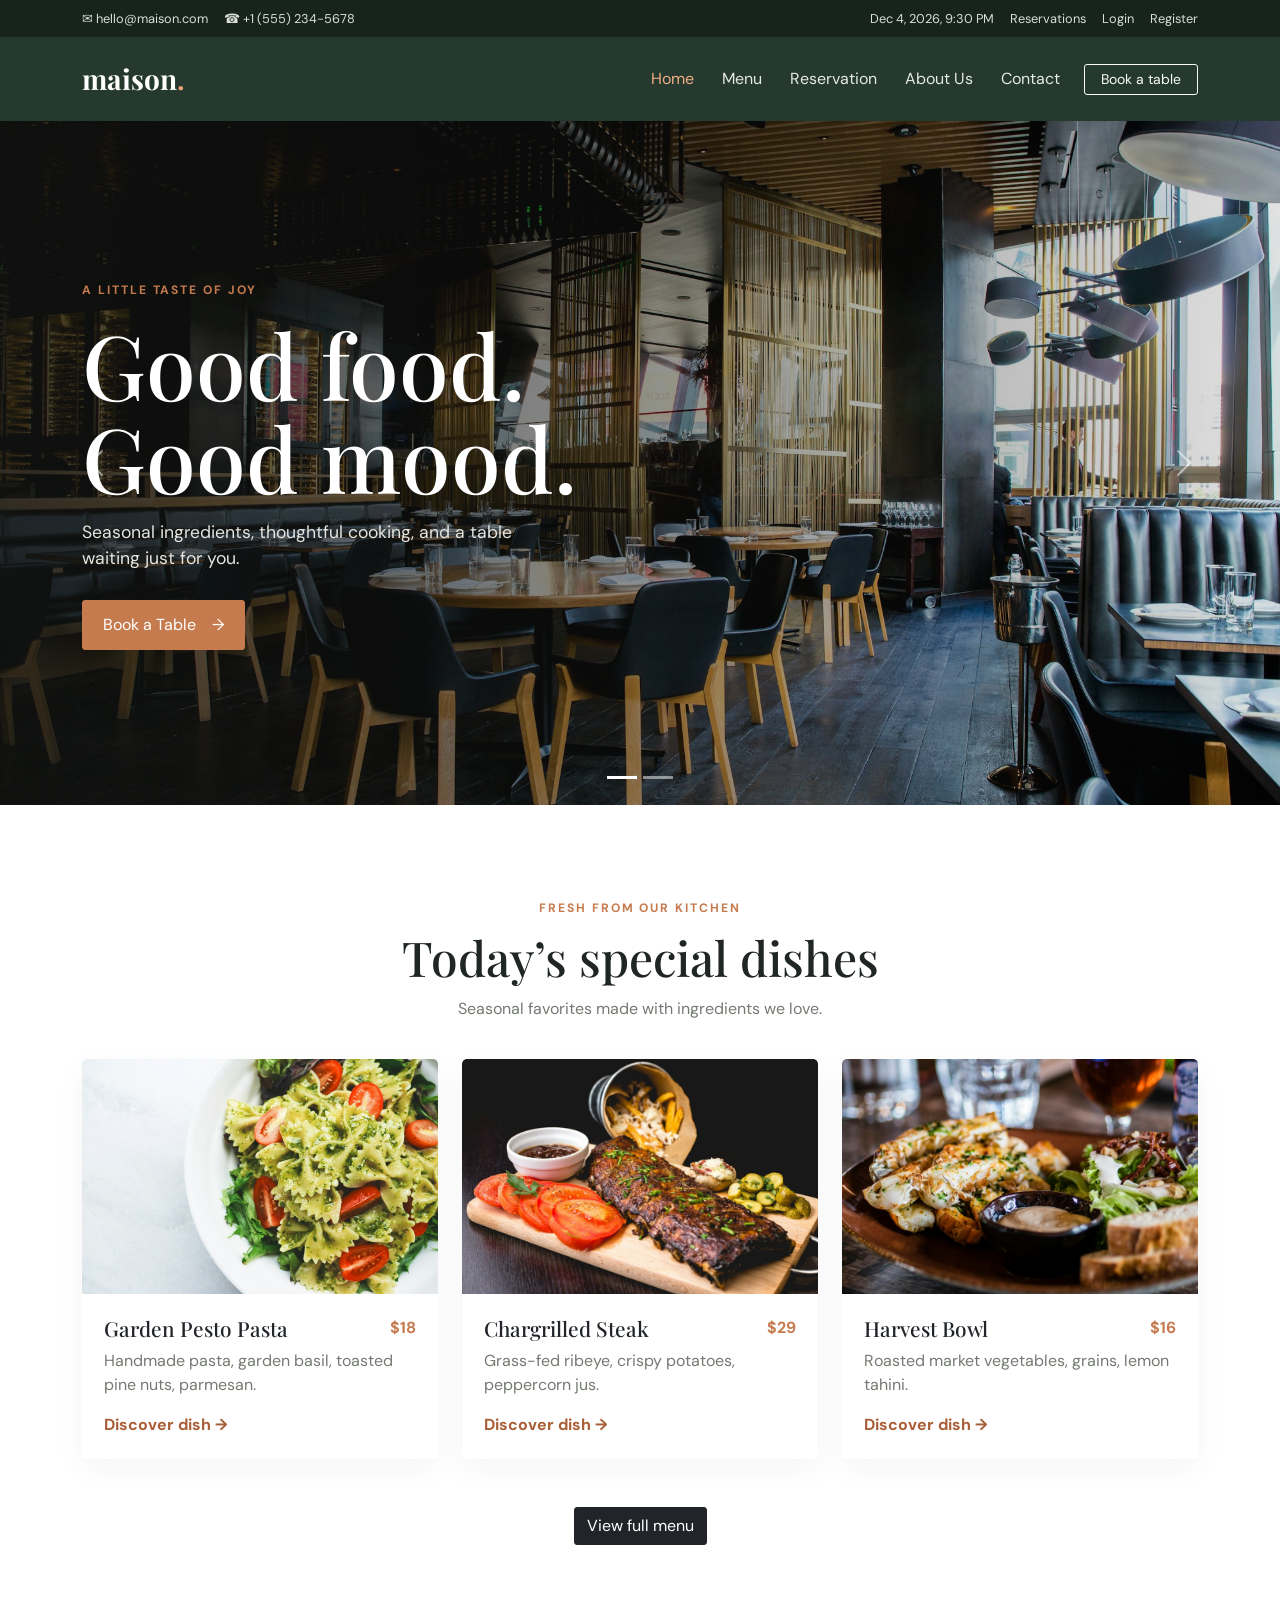
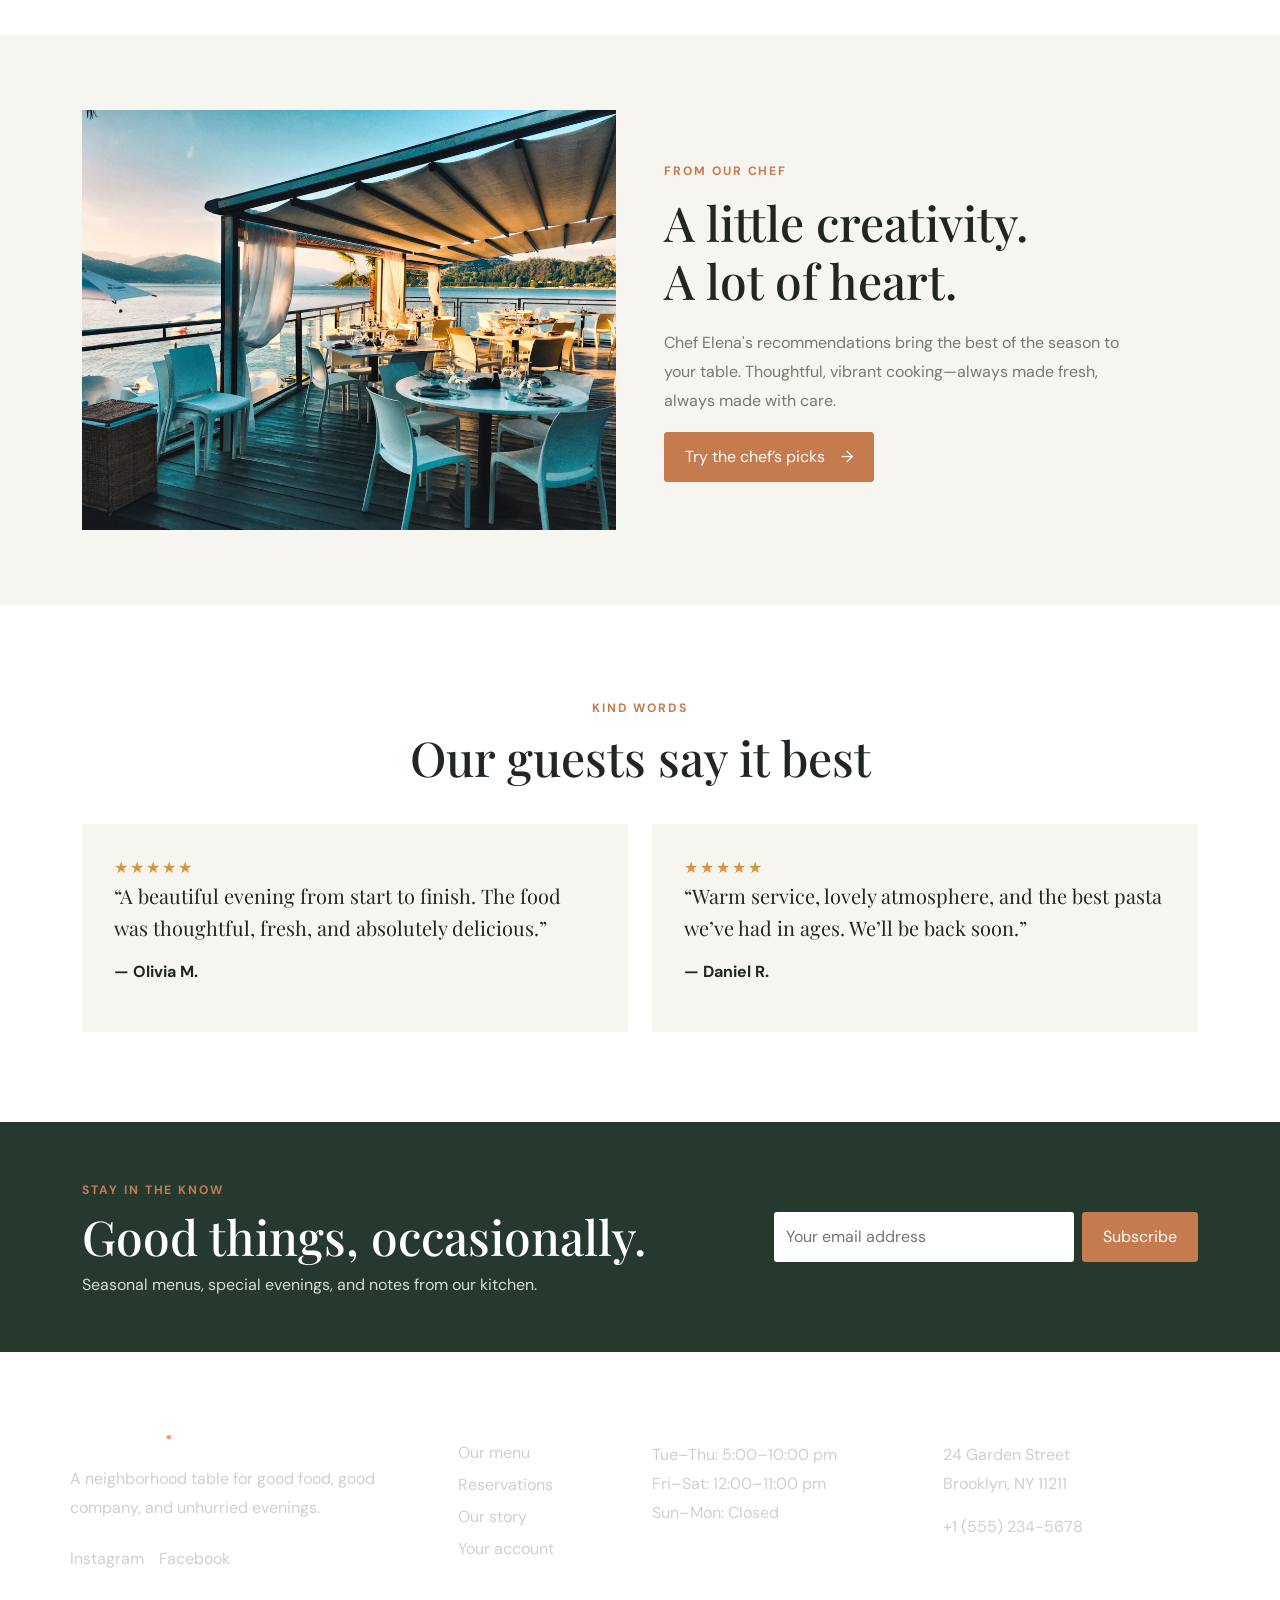
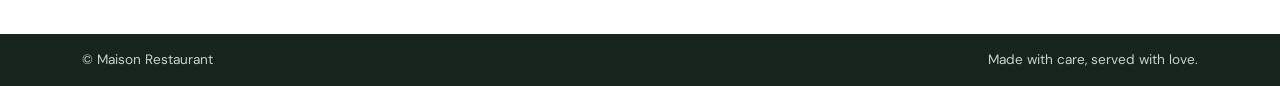
<file: index.html>
<!doctype html>
<html lang="en">
<head>
  <meta charset="utf-8"><meta name="viewport" content="width=device-width, initial-scale=1">
  <title>Maison — Modern Dining</title>
  <link href="https://cdn.jsdelivr.net/npm/bootstrap@5.3.3/dist/css/bootstrap.min.css" rel="stylesheet">
  <link href="https://fonts.googleapis.com/css2?family=DM+Sans:wght@400;500;600;700&family=Playfair+Display:wght@600;700&display=swap" rel="stylesheet">
  <link href="assets/css/style.css" rel="stylesheet">
</head>
<body>
  <div class="topbar">
    <div class="container d-flex justify-content-between align-items-center">
      <div><a href="mailto:hello@maison.com">✉ hello@maison.com</a><span class="ms-3">☎ +1 (555) 234-5678</span></div><div><span id="current-time"></span><a class="ms-3" href="reservation.html">Reservations</a><a class="ms-3" href="login.html">Login</a><a class="ms-3" href="signup.html">Register</a></div></div></div>
  <nav class="navbar navbar-expand-lg navbar-dark"><div class="container"><a class="navbar-brand" href="index.html">maison<span>.</span></a><button class="navbar-toggler" data-bs-toggle="collapse" data-bs-target="#mainNav" aria-label="Toggle navigation"><span class="navbar-toggler-icon"></span></button><div class="collapse navbar-collapse" id="mainNav"><ul class="navbar-nav ms-auto align-items-lg-center"><li class="nav-item"><a class="nav-link active" href="index.html">Home</a></li><li class="nav-item"><a class="nav-link" href="menu.html">Menu</a></li><li class="nav-item"><a class="nav-link" href="reservation.html">Reservation</a></li><li class="nav-item"><a class="nav-link" href="#about">About Us</a></li><li class="nav-item"><a class="nav-link" href="#contact">Contact</a></li><li class="nav-item d-lg-none"><a class="nav-link" href="login.html">Login / Register</a></li><li class="nav-item ms-lg-3"><a class="btn btn-outline-light btn-sm px-3" href="reservation.html">Book a table</a></li></ul></div></div></nav>
  <header id="heroSlides" class="carousel slide" data-bs-ride="carousel"><div class="carousel-indicators"><button type="button" data-bs-target="#heroSlides" data-bs-slide-to="0" class="active" aria-label="Slide 1"></button><button type="button" data-bs-target="#heroSlides" data-bs-slide-to="1" aria-label="Slide 2"></button></div><div class="carousel-inner"><div class="carousel-item active"><div class="hero" style="background-image:linear-gradient(90deg,rgba(18,20,18,.82),rgba(18,20,18,.12)),url('assets/img/restaurant-interior.jpg')"><div class="container"><div class="hero-copy"><span class="eyebrow">A little taste of joy</span><h1>Good food.<br>Good mood.</h1><p>Seasonal ingredients, thoughtful cooking, and a table waiting just for you.</p><a class="btn btn-accent" href="reservation.html">Book a Table <span>→</span></a></div></div></div></div><div class="carousel-item"><div class="hero" style="background-image:linear-gradient(90deg,rgba(18,20,18,.82),rgba(18,20,18,.12)),url('assets/img/dining-table.jpg')"><div class="container"><div class="hero-copy"><span class="eyebrow">Made for sharing</span><h1>Gather around<br>something special.</h1><p>Beautiful plates, warm hospitality, and memorable evenings.</p><a class="btn btn-accent" href="menu.html">Explore our menu <span>→</span></a></div></div></div></div></div><button class="carousel-control-prev" type="button" data-bs-target="#heroSlides" data-bs-slide="prev" aria-label="Previous"><span class="carousel-control-prev-icon"></span></button><button class="carousel-control-next" type="button" data-bs-target="#heroSlides" data-bs-slide="next" aria-label="Next"><span class="carousel-control-next-icon"></span></button></header>
  <main>
    <section class="section-pad"><div class="container"><div class="section-heading text-center"><span class="eyebrow">Fresh from our kitchen</span><h2>Today’s special dishes</h2><p>Seasonal favorites made with ingredients we love.</p></div><div class="row g-4">
      <div class="col-md-4"><article class="card dish-card h-100"><a href="dish.html"><img src="assets/img/garden-pesto-pasta.jpg" class="card-img-top" alt="Pasta with herbs"></a><div class="card-body"><div class="d-flex justify-content-between"><h3 class="card-title">Garden Pesto Pasta</h3><span class="price">$18</span></div><p class="card-text">Handmade pasta, garden basil, toasted pine nuts, parmesan.</p><a href="dish.html" class="text-link">Discover dish →</a></div></article></div>
      <div class="col-md-4"><article class="card dish-card h-100"><a href="dish.html"><img src="assets/img/chargrilled-steak.jpg" class="card-img-top" alt="Grilled steak with vegetables"></a><div class="card-body"><div class="d-flex justify-content-between"><h3 class="card-title">Chargrilled Steak</h3><span class="price">$29</span></div><p class="card-text">Grass-fed ribeye, crispy potatoes, peppercorn jus.</p><a href="dish.html" class="text-link">Discover dish →</a></div></article></div>
      <div class="col-md-4"><article class="card dish-card h-100"><a href="dish.html"><img src="assets/img/harvest-bowl.jpg" class="card-img-top" alt="Roasted seasonal vegetables"></a><div class="card-body"><div class="d-flex justify-content-between"><h3 class="card-title">Harvest Bowl</h3><span class="price">$16</span></div><p class="card-text">Roasted market vegetables, grains, lemon tahini.</p><a href="dish.html" class="text-link">Discover dish →</a></div></article></div>
    </div><div class="text-center mt-5"><a href="menu.html" class="btn btn-dark">View full menu</a></div></div></section>
    <section id="about" class="recommend"><div class="container"><div class="row align-items-center g-5"><div class="col-lg-6"><img class="recommend-img" src="assets/img/chef-recommendation.jpg" alt="Chef preparing a dish"></div><div class="col-lg-6"><span class="eyebrow">From our chef</span><h2>A little creativity.<br>A lot of heart.</h2><p>Chef Elena's recommendations bring the best of the season to your table. Thoughtful, vibrant cooking—always made fresh, always made with care.</p><a class="btn btn-accent" href="menu.html">Try the chef’s picks <span>→</span></a></div></div></div></section>
    <section class="section-pad"><div class="container"><div class="section-heading text-center"><span class="eyebrow">Kind words</span><h2>Our guests say it best</h2></div><div class="row g-4"><div class="col-md-6"><blockquote class="review-card"><div class="stars">★★★★★</div><p>“A beautiful evening from start to finish. The food was thoughtful, fresh, and absolutely delicious.”</p><footer>— Olivia M.</footer></blockquote></div><div class="col-md-6"><blockquote class="review-card"><div class="stars">★★★★★</div><p>“Warm service, lovely atmosphere, and the best pasta we’ve had in ages. We’ll be back soon.”</p><footer>— Daniel R.</footer>
    </blockquote></div></div></div></section>
    <section class="newsletter"><div class="container d-md-flex justify-content-between align-items-center gap-4"><div><span class="eyebrow">Stay in the know</span><h2>Good things, occasionally.</h2><p>Seasonal menus, special evenings, and notes from our kitchen.</p></div><form class="newsletter-form d-flex gap-2"><label class="visually-hidden" for="newsEmail">Email address</label><input id="newsEmail" type="email" placeholder="Your email address" required><button class="btn btn-accent" type="submit">Subscribe</button></form></div></section>
  </main>
  <footer id="contact"><div class="container footer-main"><div class="row g-4"><div class="col-lg-4"><a class="navbar-brand" href="index.html">maison<span>.</span></a><p class="mt-3">A neighborhood table for good food, good company, and unhurried evenings.</p><div class="social-links"><a href="#contact">Instagram</a><a href="#contact">Facebook</a></div></div><div class="col-6 col-lg-2"><h3>Explore</h3><a href="menu.html">Our menu</a><a href="reservation.html">Reservations</a><a href="#about">Our story</a><a href="login.html">Your account</a></div><div class="col-6 col-lg-3"><h3>Opening hours</h3><p>Tue–Thu: 5:00–10:00 pm<br>Fri–Sat: 12:00–11:00 pm<br>Sun–Mon: Closed</p></div><div class="col-lg-3"><h3>Find us</h3><p>24 Garden Street<br>Brooklyn, NY 11211</p><a href="tel:+15552345678">+1 (555) 234-5678</a></div></div></div><div class="footer-bottom"><div class="container d-flex justify-content-between"><span>© Maison Restaurant</span><span>Made with care, served with love.</span></div></div></footer>
  <script src="https://cdn.jsdelivr.net/npm/bootstrap@5.3.3/dist/js/bootstrap.bundle.min.js"></script><script src="assets/js/app.js"></script>
</body>
</html>
</file>
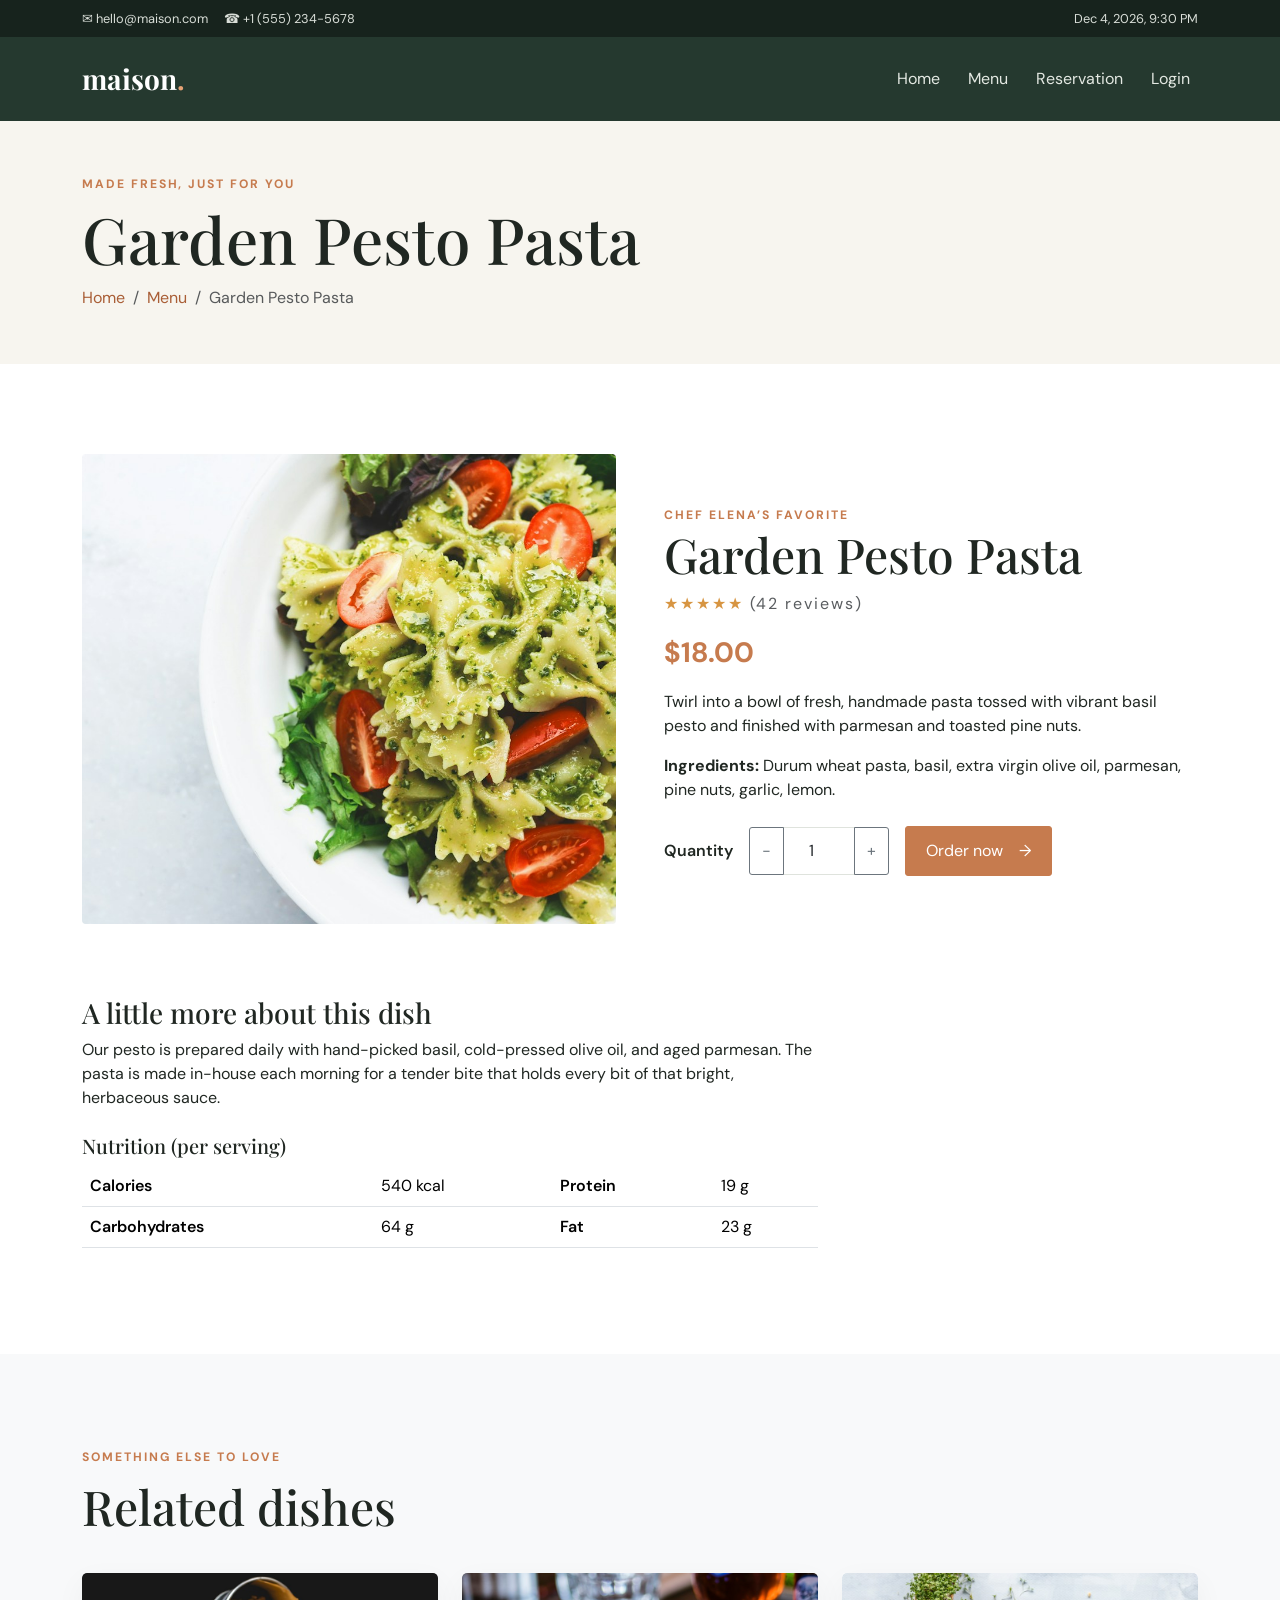
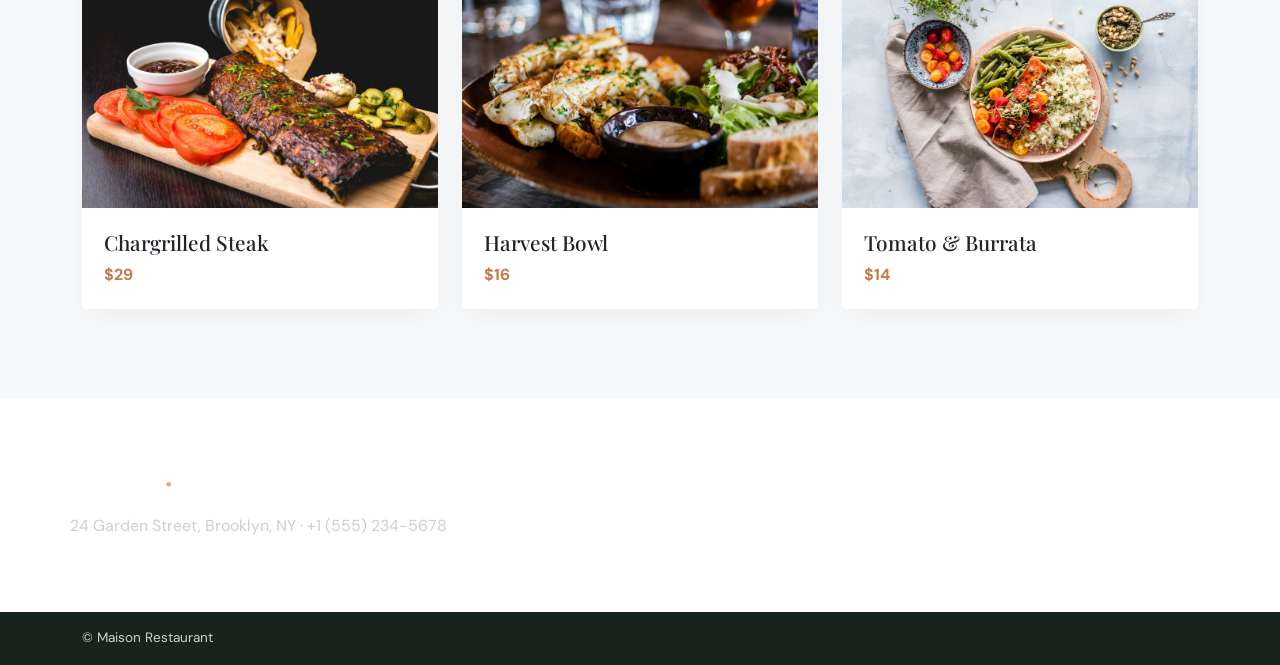
<file: dish.html>
<!doctype html>
<html lang="en"><head><meta charset="utf-8"><meta name="viewport" content="width=device-width, initial-scale=1"><title>Garden Pesto Pasta — Maison</title><link href="https://cdn.jsdelivr.net/npm/bootstrap@5.3.3/dist/css/bootstrap.min.css" rel="stylesheet"><link href="https://fonts.googleapis.com/css2?family=DM+Sans:wght@400;500;600;700&family=Playfair+Display:wght@600;700&display=swap" rel="stylesheet"><link href="assets/css/style.css" rel="stylesheet"></head>
<body><div class="topbar"><div class="container d-flex justify-content-between"><span>✉ hello@maison.com　 ☎ +1 (555) 234-5678</span><span id="current-time"></span></div></div><nav class="navbar navbar-expand-lg navbar-dark"><div class="container"><a class="navbar-brand" href="index.html">maison<span>.</span></a><button class="navbar-toggler" data-bs-toggle="collapse" data-bs-target="#mainNav" aria-label="Toggle navigation"><span class="navbar-toggler-icon"></span></button><div class="collapse navbar-collapse" id="mainNav"><ul class="navbar-nav ms-auto"><li class="nav-item"><a class="nav-link" href="index.html">Home</a></li><li class="nav-item"><a class="nav-link" href="menu.html">Menu</a></li><li class="nav-item"><a class="nav-link" href="reservation.html">Reservation</a></li><li class="nav-item"><a class="nav-link" href="login.html">Login</a></li></ul></div></div></nav>
<main><div class="page-banner"><div class="container"><div class="eyebrow">Made fresh, just for you</div><h1>Garden Pesto Pasta</h1><nav aria-label="breadcrumb"><ol class="breadcrumb"><li class="breadcrumb-item"><a href="index.html">Home</a></li><li class="breadcrumb-item"><a href="menu.html">Menu</a></li><li class="breadcrumb-item active">Garden Pesto Pasta</li></ol></nav></div></div><section class="section-pad"><div class="container"><div class="row g-5 align-items-center"><div class="col-lg-6"><div class="zoom-frame"><img src="assets/img/garden-pesto-pasta.jpg" alt="Garden pesto pasta with fresh herbs"></div></div><div class="col-lg-6"><span class="eyebrow">Chef Elena’s favorite</span><h2>Garden Pesto Pasta</h2><div class="stars mb-3">★★★★★ <span class="text-muted"> (42 reviews)</span></div><div class="price fs-3 mb-3">$18.00</div><p>Twirl into a bowl of fresh, handmade pasta tossed with vibrant basil pesto and finished with parmesan and toasted pine nuts.</p><p><strong>Ingredients:</strong> Durum wheat pasta, basil, extra virgin olive oil, parmesan, pine nuts, garlic, lemon.</p><div class="d-flex align-items-center gap-3 mt-4"><label for="quantity" class="fw-semibold">Quantity</label><div class="input-group quantity-control"><button class="btn btn-outline-secondary qty-minus" type="button" aria-label="Decrease quantity">−</button><input id="quantity" class="form-control text-center" type="number" value="1" min="1" max="20"><button class="btn btn-outline-secondary qty-plus" type="button" aria-label="Increase quantity">+</button></div><button class="btn btn-accent add-cart">Order now <span>→</span></button></div></div></div><div class="row mt-5 pt-4"><div class="col-lg-8"><h2 class="h3">A little more about this dish</h2><p>Our pesto is prepared daily with hand-picked basil, cold-pressed olive oil, and aged parmesan. The pasta is made in-house each morning for a tender bite that holds every bit of that bright, herbaceous sauce.</p><h3 class="h5 mt-4">Nutrition (per serving)</h3><div class="table-responsive"><table class="table nutrition-table"><tbody><tr><th>Calories</th><td>540 kcal</td><th>Protein</th><td>19 g</td></tr><tr><th>Carbohydrates</th><td>64 g</td><th>Fat</th><td>23 g</td></tr></tbody></table></div></div></div></div></section><section class="section-pad bg-light"><div class="container"><div class="section-heading"><span class="eyebrow">Something else to love</span><h2>Related dishes</h2></div><div class="row g-4"><div class="col-md-4"><article class="card dish-card"><a href="dish.html"><img class="card-img-top" src="assets/img/chargrilled-steak.jpg" alt="Chargrilled steak"></a><div class="card-body"><h3 class="card-title">Chargrilled Steak</h3><span class="price">$29</span></div></article></div><div class="col-md-4"><article class="card dish-card"><a href="dish.html"><img class="card-img-top" src="assets/img/harvest-bowl.jpg" alt="Harvest bowl"></a><div class="card-body"><h3 class="card-title">Harvest Bowl</h3><span class="price">$16</span></div></article></div><div class="col-md-4"><article class="card dish-card"><a href="dish.html"><img class="card-img-top" src="assets/img/tomato-burrata.jpg" alt="Tomato and burrata"></a><div class="card-body"><h3 class="card-title">Tomato & Burrata</h3><span class="price">$14</span></div></article></div></div></div></section></main>
<footer><div class="container footer-main"><a class="navbar-brand" href="index.html">maison<span>.</span></a><p class="mt-3">24 Garden Street, Brooklyn, NY · +1 (555) 234-5678</p></div><div class="footer-bottom"><div class="container">© Maison Restaurant</div></div></footer><script src="https://cdn.jsdelivr.net/npm/bootstrap@5.3.3/dist/js/bootstrap.bundle.min.js"></script><script src="assets/js/app.js"></script></body></html>
</file>
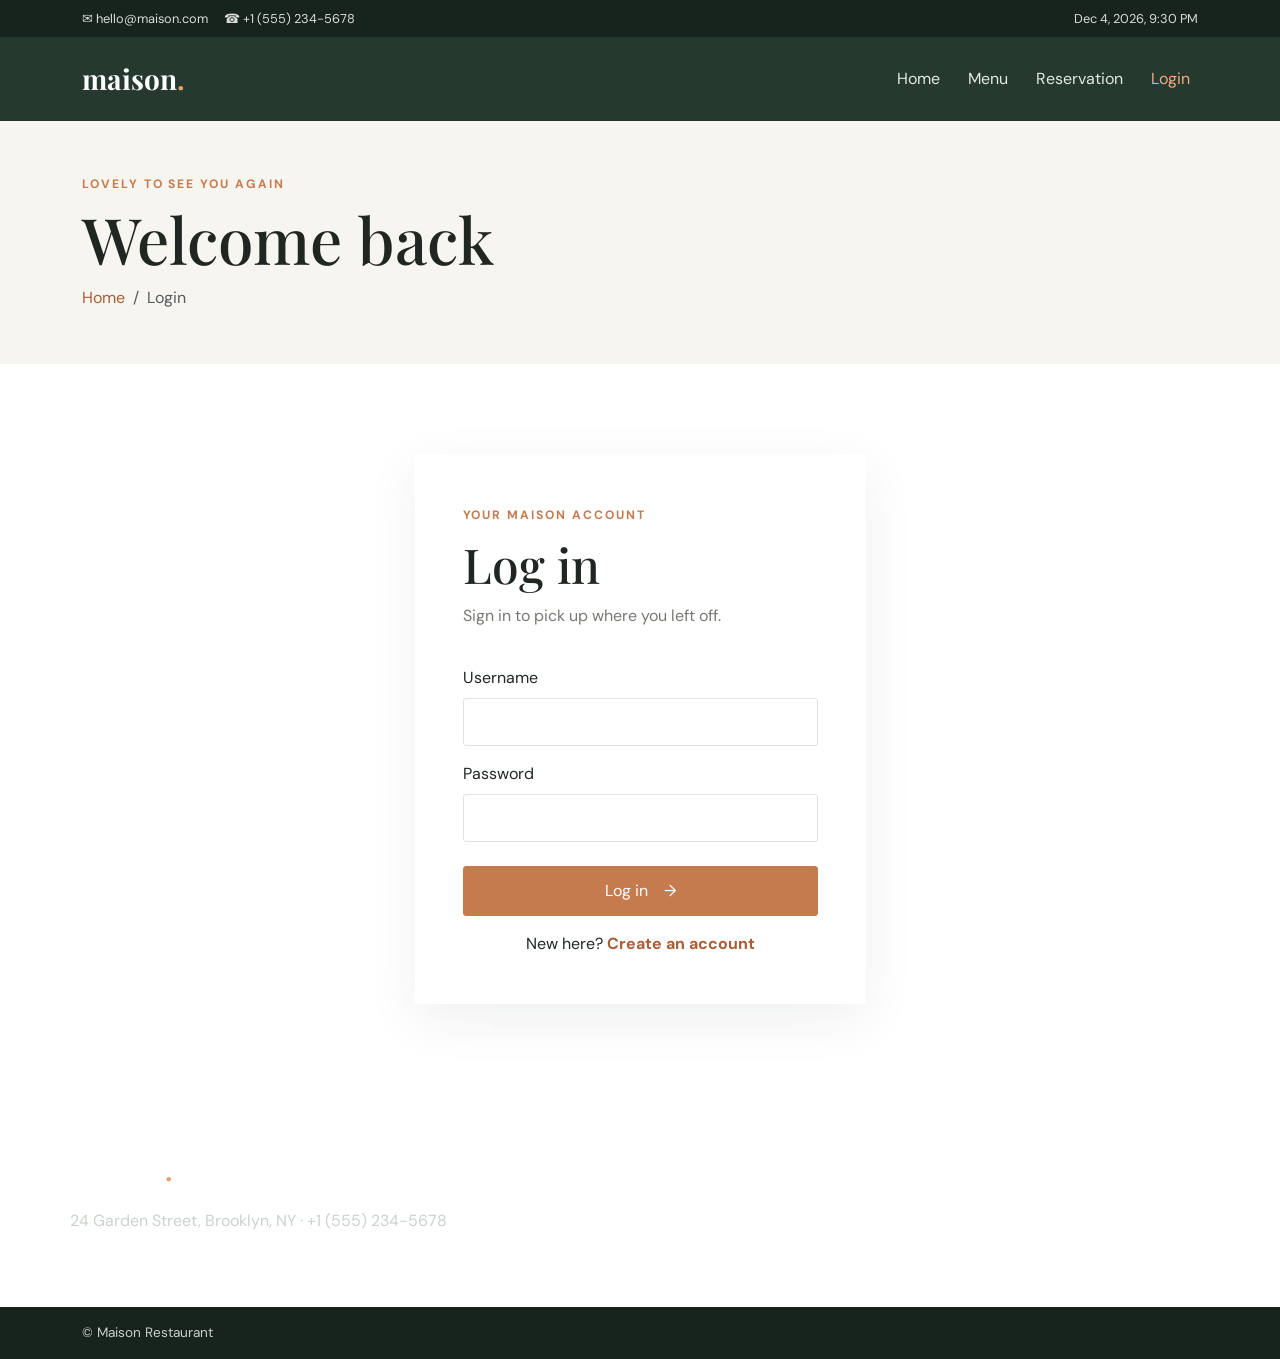
<file: login.html>
<!doctype html>
<html lang="en"><head><meta charset="utf-8"><meta name="viewport" content="width=device-width, initial-scale=1"><title>Login — Maison</title><link href="https://cdn.jsdelivr.net/npm/bootstrap@5.3.3/dist/css/bootstrap.min.css" rel="stylesheet"><link href="https://fonts.googleapis.com/css2?family=DM+Sans:wght@400;500;600;700&family=Playfair+Display:wght@600;700&display=swap" rel="stylesheet"><link href="assets/css/style.css" rel="stylesheet"></head>
<body><div class="topbar"><div class="container d-flex justify-content-between"><span>✉ hello@maison.com　 ☎ +1 (555) 234-5678</span><span id="current-time"></span></div></div><nav class="navbar navbar-expand-lg navbar-dark"><div class="container"><a class="navbar-brand" href="index.html">maison<span>.</span></a><button class="navbar-toggler" data-bs-toggle="collapse" data-bs-target="#mainNav" aria-label="Toggle navigation"><span class="navbar-toggler-icon"></span></button><div class="collapse navbar-collapse" id="mainNav"><ul class="navbar-nav ms-auto"><li class="nav-item"><a class="nav-link" href="index.html">Home</a></li><li class="nav-item"><a class="nav-link" href="menu.html">Menu</a></li><li class="nav-item"><a class="nav-link" href="reservation.html">Reservation</a></li><li class="nav-item"><a class="nav-link active" href="login.html">Login</a></li></ul></div></div></nav>
<main><div class="page-banner"><div class="container"><div class="eyebrow">Lovely to see you again</div><h1>Welcome back</h1><nav aria-label="breadcrumb"><ol class="breadcrumb"><li class="breadcrumb-item"><a href="index.html">Home</a></li><li class="breadcrumb-item active">Login</li></ol></nav></div></div><section class="section-pad"><div class="container"><div class="row justify-content-center"><div class="col-lg-5"><div class="form-panel"><div class="section-heading"><span class="eyebrow">Your Maison account</span><h2>Log in</h2><p>Sign in to pick up where you left off.</p></div><form><div class="mb-3"><label class="form-label" for="username">Username</label><input class="form-control" id="username" name="username" autocomplete="username" required></div><div class="mb-4"><label class="form-label" for="password">Password</label><input class="form-control" id="password" name="password" type="password" autocomplete="current-password" required></div><button class="btn btn-accent w-100" type="submit">Log in <span>→</span></button><p class="text-center mt-3 mb-0">New here? <a class="text-link" href="signup.html">Create an account</a></p></form></div></div></div></div></section></main>
<div class="modal fade" id="confirmationModal" tabindex="-1" aria-labelledby="confirmationTitle" aria-hidden="true"><div class="modal-dialog modal-dialog-centered"><div class="modal-content"><div class="modal-header"><h2 class="modal-title h5" id="confirmationTitle">Thanks!</h2><button type="button" class="btn-close" data-bs-dismiss="modal" aria-label="Close"></button></div><div class="modal-body" id="confirmationMessage">Your request has been received.</div><div class="modal-footer"><button type="button" class="btn btn-dark" data-bs-dismiss="modal">Close</button></div></div></div></div>
<footer><div class="container footer-main"><a class="navbar-brand" href="index.html">maison<span>.</span></a><p class="mt-3">24 Garden Street, Brooklyn, NY · +1 (555) 234-5678</p></div><div class="footer-bottom"><div class="container">© Maison Restaurant</div></div></footer><script src="https://cdn.jsdelivr.net/npm/bootstrap@5.3.3/dist/js/bootstrap.bundle.min.js"></script><script src="assets/js/app.js"></script></body></html>
</file>
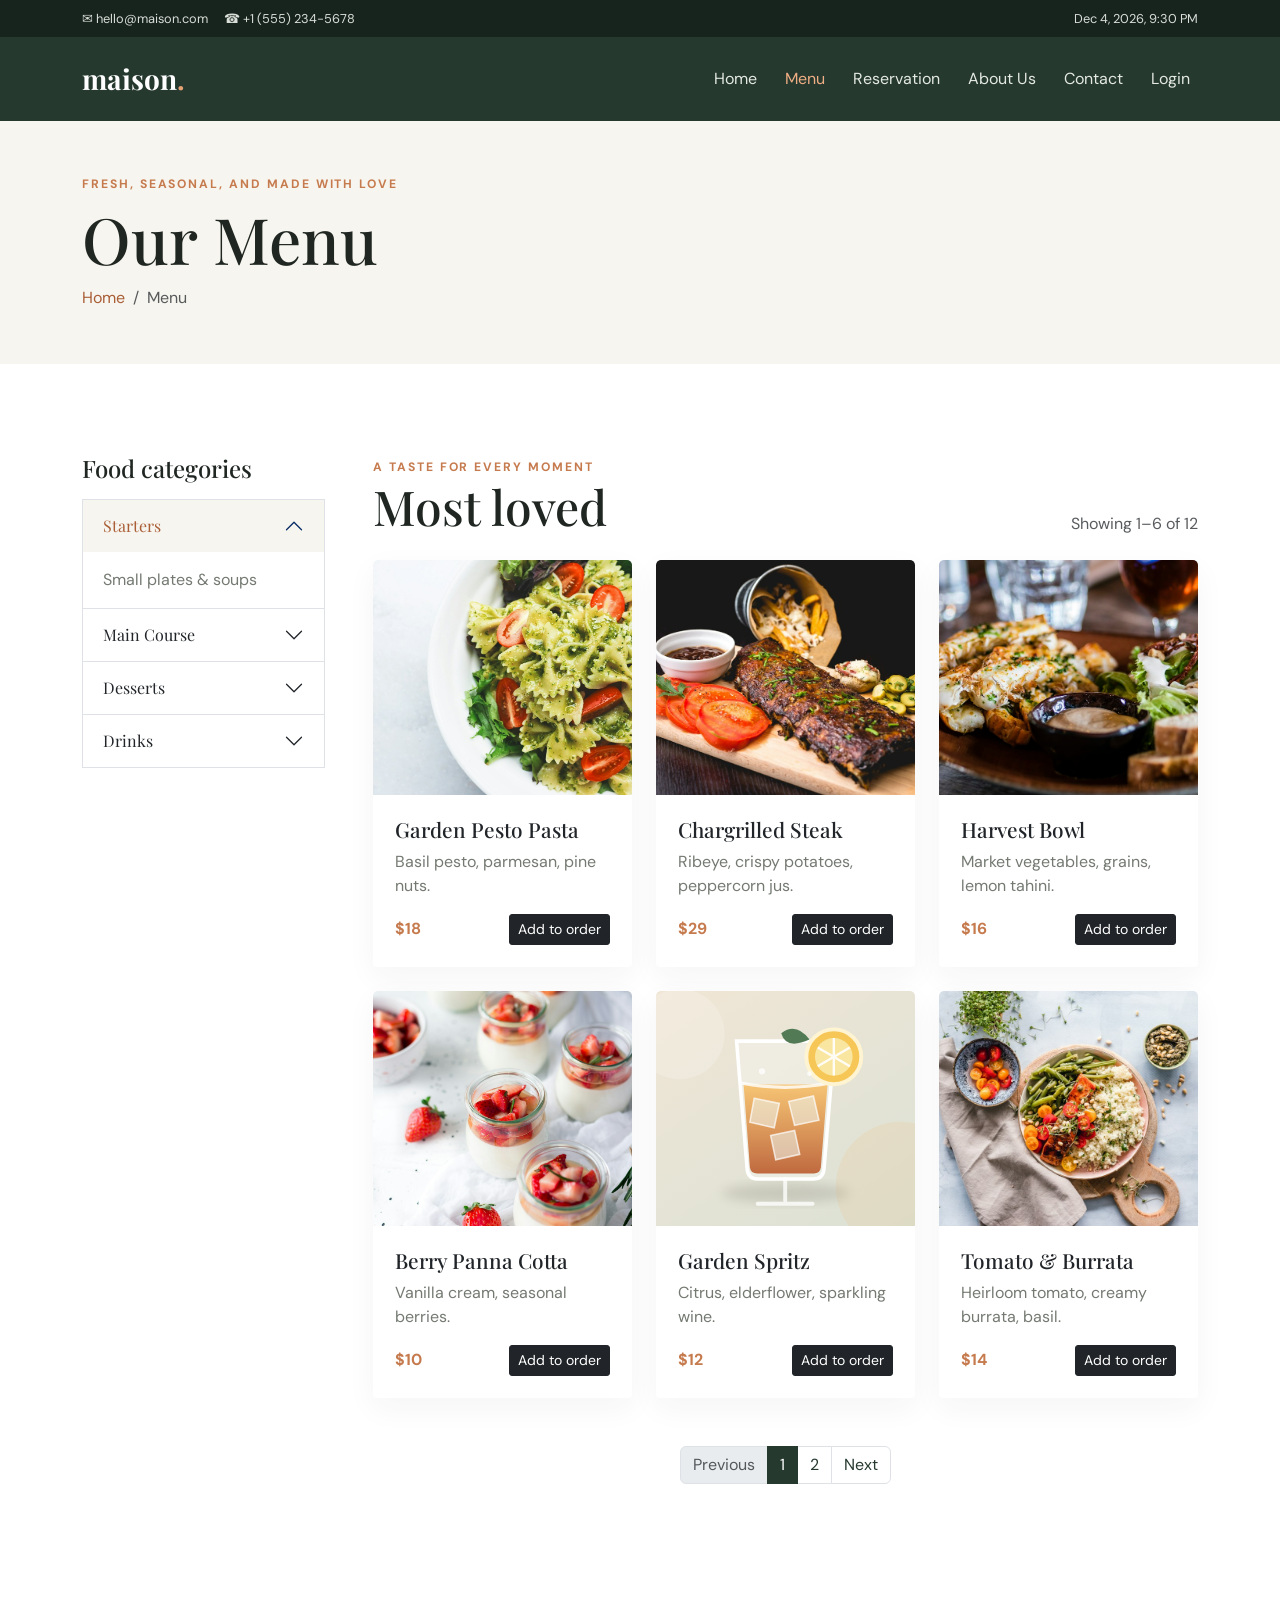
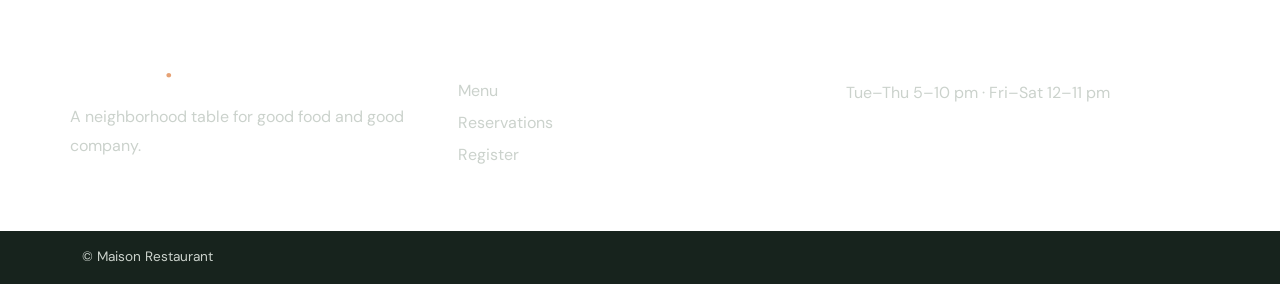
<file: menu.html>
<!doctype html>
<html lang="en"><head><meta charset="utf-8"><meta name="viewport" content="width=device-width, initial-scale=1"><title>Menu — Maison</title><link href="https://cdn.jsdelivr.net/npm/bootstrap@5.3.3/dist/css/bootstrap.min.css" rel="stylesheet"><link href="https://fonts.googleapis.com/css2?family=DM+Sans:wght@400;500;600;700&family=Playfair+Display:wght@600;700&display=swap" rel="stylesheet"><link href="assets/css/style.css" rel="stylesheet"></head>
<body><div class="topbar"><div class="container d-flex justify-content-between"><span>✉ hello@maison.com　 ☎ +1 (555) 234-5678</span><span id="current-time"></span></div></div><nav class="navbar navbar-expand-lg navbar-dark"><div class="container"><a class="navbar-brand" href="index.html">maison<span>.</span></a><button class="navbar-toggler" data-bs-toggle="collapse" data-bs-target="#mainNav" aria-label="Toggle navigation"><span class="navbar-toggler-icon"></span></button><div class="collapse navbar-collapse" id="mainNav"><ul class="navbar-nav ms-auto"><li class="nav-item"><a class="nav-link" href="index.html">Home</a></li><li class="nav-item"><a class="nav-link active" href="menu.html">Menu</a></li><li class="nav-item"><a class="nav-link" href="reservation.html">Reservation</a></li><li class="nav-item"><a class="nav-link" href="index.html#about">About Us</a></li><li class="nav-item"><a class="nav-link" href="index.html#contact">Contact</a></li><li class="nav-item"><a class="nav-link" href="login.html">Login</a></li></ul></div></div></nav>
<main><div class="page-banner"><div class="container"><div class="eyebrow">Fresh, seasonal, and made with love</div><h1>Our Menu</h1><nav aria-label="breadcrumb"><ol class="breadcrumb"><li class="breadcrumb-item"><a href="index.html">Home</a></li><li class="breadcrumb-item active">Menu</li></ol></nav></div></div><section class="section-pad"><div class="container"><div class="row g-5"><aside class="col-lg-3"><h2 class="h4 mb-3">Food categories</h2><div class="accordion" id="categories"><div class="accordion-item"><h3 class="accordion-header"><button class="accordion-button" data-bs-toggle="collapse" data-bs-target="#starters">Starters</button></h3><div id="starters" class="accordion-collapse collapse show" data-bs-parent="#categories"><div class="accordion-body"><a href="#starter-menu">Small plates & soups</a></div></div></div><div class="accordion-item"><h3 class="accordion-header"><button class="accordion-button collapsed" data-bs-toggle="collapse" data-bs-target="#mains">Main Course</button></h3><div id="mains" class="accordion-collapse collapse" data-bs-parent="#categories"><div class="accordion-body"><a href="#main-menu">Pasta, grills & bowls</a></div></div></div><div class="accordion-item"><h3 class="accordion-header"><button class="accordion-button collapsed" data-bs-toggle="collapse" data-bs-target="#desserts">Desserts</button></h3><div id="desserts" class="accordion-collapse collapse" data-bs-parent="#categories"><div class="accordion-body"><a href="#dessert-menu">House-made sweets</a></div></div></div><div class="accordion-item"><h3 class="accordion-header"><button class="accordion-button collapsed" data-bs-toggle="collapse" data-bs-target="#drinks">Drinks</button></h3><div id="drinks" class="accordion-collapse collapse" data-bs-parent="#categories"><div class="accordion-body"><a href="#drink-menu">Cocktails & more</a></div></div></div></div></aside><div class="col-lg-9"><div class="d-flex justify-content-between align-items-end mb-4"><div><span class="eyebrow">A taste for every moment</span><h2 class="mb-0">Most loved</h2></div><span class="text-muted">Showing 1–6 of 12</span></div><div class="row g-4" id="starter-menu">
<div class="col-sm-6 col-xl-4"><article class="card dish-card h-100"><a href="dish.html"><img src="assets/img/garden-pesto-pasta.jpg" class="card-img-top" alt="Garden pesto pasta"></a><div class="card-body"><h3 class="card-title">Garden Pesto Pasta</h3><p class="card-text">Basil pesto, parmesan, pine nuts.</p><div class="d-flex justify-content-between align-items-center"><span class="price">$18</span><button class="btn btn-sm btn-dark add-cart">Add to order</button></div></div></article></div>
<div class="col-sm-6 col-xl-4" id="main-menu"><article class="card dish-card h-100"><a href="dish.html"><img src="assets/img/chargrilled-steak.jpg" class="card-img-top" alt="Chargrilled steak"></a><div class="card-body"><h3 class="card-title">Chargrilled Steak</h3><p class="card-text">Ribeye, crispy potatoes, peppercorn jus.</p><div class="d-flex justify-content-between align-items-center"><span class="price">$29</span><button class="btn btn-sm btn-dark add-cart">Add to order</button></div></div></article></div>
<div class="col-sm-6 col-xl-4"><article class="card dish-card h-100"><a href="dish.html"><img src="assets/img/harvest-bowl.jpg" class="card-img-top" alt="Harvest bowl"></a><div class="card-body"><h3 class="card-title">Harvest Bowl</h3><p class="card-text">Market vegetables, grains, lemon tahini.</p><div class="d-flex justify-content-between align-items-center"><span class="price">$16</span><button class="btn btn-sm btn-dark add-cart">Add to order</button></div></div></article></div>
<div class="col-sm-6 col-xl-4" id="dessert-menu"><article class="card dish-card h-100"><a href="dish.html"><img src="assets/img/berry-panna-cotta.jpg" class="card-img-top" alt="Berry dessert"></a><div class="card-body"><h3 class="card-title">Berry Panna Cotta</h3><p class="card-text">Vanilla cream, seasonal berries.</p><div class="d-flex justify-content-between align-items-center"><span class="price">$10</span><button class="btn btn-sm btn-dark add-cart">Add to order</button></div></div></article></div>
<div class="col-sm-6 col-xl-4" id="drink-menu"><article class="card dish-card h-100"><a href="dish.html"><img src="assets/img/garden-spritz.svg" class="card-img-top" alt="Fresh cocktail"></a><div class="card-body"><h3 class="card-title">Garden Spritz</h3><p class="card-text">Citrus, elderflower, sparkling wine.</p><div class="d-flex justify-content-between align-items-center"><span class="price">$12</span><button class="btn btn-sm btn-dark add-cart">Add to order</button></div></div></article></div>
<div class="col-sm-6 col-xl-4"><article class="card dish-card h-100"><a href="dish.html"><img src="assets/img/tomato-burrata.jpg" class="card-img-top" alt="Seasonal soup"></a><div class="card-body"><h3 class="card-title">Tomato & Burrata</h3><p class="card-text">Heirloom tomato, creamy burrata, basil.</p><div class="d-flex justify-content-between align-items-center"><span class="price">$14</span><button class="btn btn-sm btn-dark add-cart">Add to order</button></div></div></article></div></div><nav class="mt-5" aria-label="Menu pagination"><ul class="pagination justify-content-center"><li class="page-item disabled"><a class="page-link" href="#">Previous</a></li><li class="page-item active"><a class="page-link" href="#">1</a></li><li class="page-item"><a class="page-link" href="#">2</a></li><li class="page-item"><a class="page-link" href="#">Next</a></li></ul></nav></div></div></div></section></main>
<footer id="contact"><div class="container footer-main"><div class="row g-4"><div class="col-md-4"><a class="navbar-brand" href="index.html">maison<span>.</span></a><p class="mt-3">A neighborhood table for good food and good company.</p></div><div class="col-md-4"><h3>Explore</h3><a href="menu.html">Menu</a><a href="reservation.html">Reservations</a><a href="signup.html">Register</a></div><div class="col-md-4"><h3>Opening hours</h3><p>Tue–Thu 5–10 pm · Fri–Sat 12–11 pm</p></div></div></div><div class="footer-bottom"><div class="container">© Maison Restaurant</div></div></footer><script src="https://cdn.jsdelivr.net/npm/bootstrap@5.3.3/dist/js/bootstrap.bundle.min.js"></script><script src="assets/js/app.js"></script></body></html>
</file>
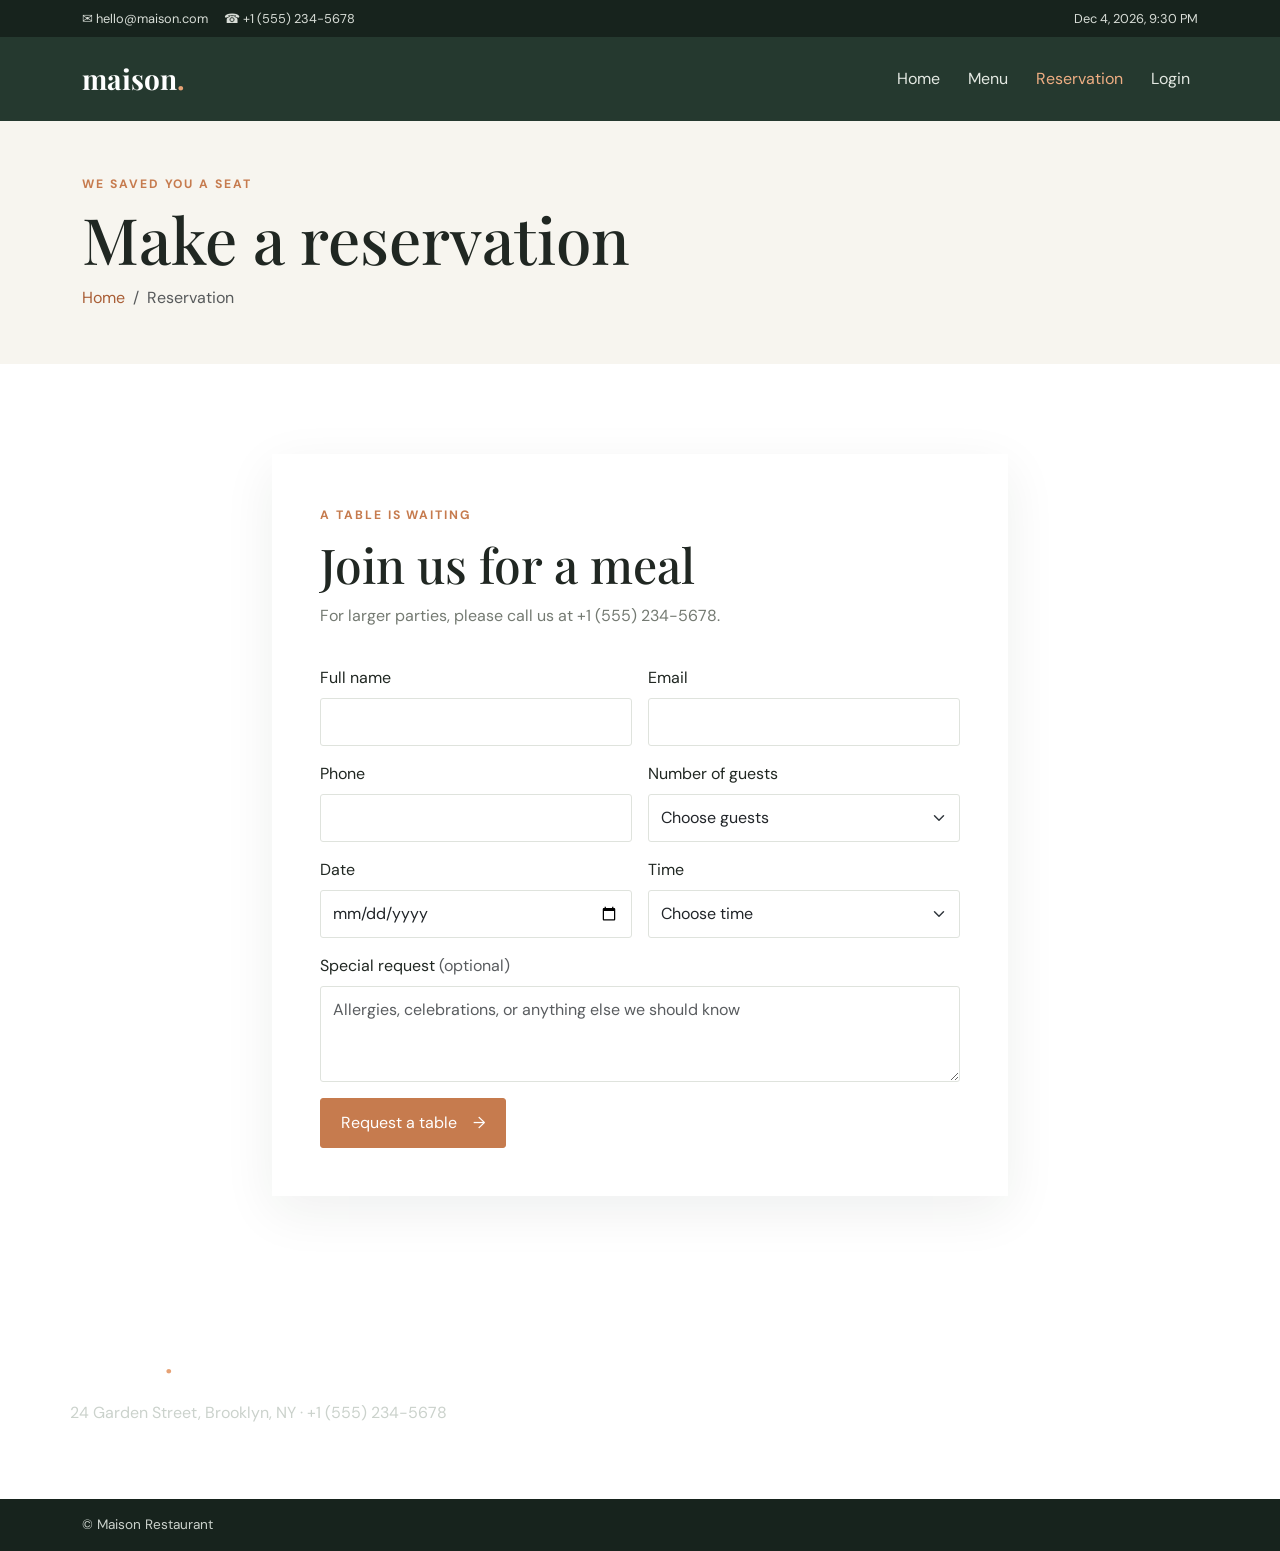
<file: reservation.html>
<!doctype html>
<html lang="en"><head><meta charset="utf-8"><meta name="viewport" content="width=device-width, initial-scale=1"><title>Reservations — Maison</title><link href="https://cdn.jsdelivr.net/npm/bootstrap@5.3.3/dist/css/bootstrap.min.css" rel="stylesheet"><link href="https://fonts.googleapis.com/css2?family=DM+Sans:wght@400;500;600;700&family=Playfair+Display:wght@600;700&display=swap" rel="stylesheet"><link href="assets/css/style.css" rel="stylesheet"></head>
<body><div class="topbar"><div class="container d-flex justify-content-between"><span>✉ hello@maison.com　 ☎ +1 (555) 234-5678</span><span id="current-time"></span></div></div><nav class="navbar navbar-expand-lg navbar-dark"><div class="container"><a class="navbar-brand" href="index.html">maison<span>.</span></a><button class="navbar-toggler" data-bs-toggle="collapse" data-bs-target="#mainNav" aria-label="Toggle navigation"><span class="navbar-toggler-icon"></span></button><div class="collapse navbar-collapse" id="mainNav"><ul class="navbar-nav ms-auto"><li class="nav-item"><a class="nav-link" href="index.html">Home</a></li><li class="nav-item"><a class="nav-link" href="menu.html">Menu</a></li><li class="nav-item"><a class="nav-link active" href="reservation.html">Reservation</a></li><li class="nav-item"><a class="nav-link" href="login.html">Login</a></li></ul></div></div></nav>
<main><div class="page-banner"><div class="container"><div class="eyebrow">We saved you a seat</div><h1>Make a reservation</h1><nav aria-label="breadcrumb"><ol class="breadcrumb"><li class="breadcrumb-item"><a href="index.html">Home</a></li><li class="breadcrumb-item active">Reservation</li></ol></nav></div></div><section class="section-pad"><div class="container"><div class="row justify-content-center"><div class="col-lg-8"><div class="form-panel"><div class="section-heading"><span class="eyebrow">A table is waiting</span><h2>Join us for a meal</h2><p>For larger parties, please call us at +1 (555) 234-5678.</p></div><form><div class="row g-3"><div class="col-md-6"><label class="form-label" for="guestName">Full name</label><input class="form-control" id="guestName" name="name" required></div><div class="col-md-6"><label class="form-label" for="guestEmail">Email</label><input class="form-control" id="guestEmail" name="email" type="email" required></div><div class="col-md-6"><label class="form-label" for="guestPhone">Phone</label><input class="form-control" id="guestPhone" name="phone" type="tel" required></div><div class="col-md-6"><label class="form-label" for="guestCount">Number of guests</label><select class="form-select" id="guestCount" name="guests" required><option value="">Choose guests</option><option>1 guest</option><option>2 guests</option><option>3 guests</option><option>4 guests</option><option>5 guests</option><option>6 guests</option></select></div><div class="col-md-6"><label class="form-label" for="bookingDate">Date</label><input class="form-control" id="bookingDate" name="date" type="date" required></div><div class="col-md-6"><label class="form-label" for="bookingTime">Time</label><select class="form-select" id="bookingTime" name="time" required><option value="">Choose time</option><option>5:00 pm</option><option>6:00 pm</option><option>7:00 pm</option><option>8:00 pm</option><option>9:00 pm</option></select></div><div class="col-12"><label class="form-label" for="request">Special request <span class="text-muted">(optional)</span></label><textarea class="form-control" id="request" name="request" rows="3" placeholder="Allergies, celebrations, or anything else we should know"></textarea></div><div class="col-12"><button class="btn btn-accent" type="submit">Request a table <span>→</span></button></div></div></form></div></div></div></div></section></main>
<div class="modal fade" id="confirmationModal" tabindex="-1" aria-labelledby="confirmationTitle" aria-hidden="true"><div class="modal-dialog modal-dialog-centered"><div class="modal-content"><div class="modal-header"><h2 class="modal-title h5" id="confirmationTitle">Thank you!</h2><button type="button" class="btn-close" data-bs-dismiss="modal" aria-label="Close"></button></div><div class="modal-body" id="confirmationMessage">Your request has been received.</div><div class="modal-footer"><button type="button" class="btn btn-dark" data-bs-dismiss="modal">Lovely</button></div></div></div></div>
<footer><div class="container footer-main"><a class="navbar-brand" href="index.html">maison<span>.</span></a><p class="mt-3">24 Garden Street, Brooklyn, NY · +1 (555) 234-5678</p></div><div class="footer-bottom"><div class="container">© Maison Restaurant</div></div></footer><script src="https://cdn.jsdelivr.net/npm/bootstrap@5.3.3/dist/js/bootstrap.bundle.min.js"></script><script src="assets/js/app.js"></script></body></html>
</file>
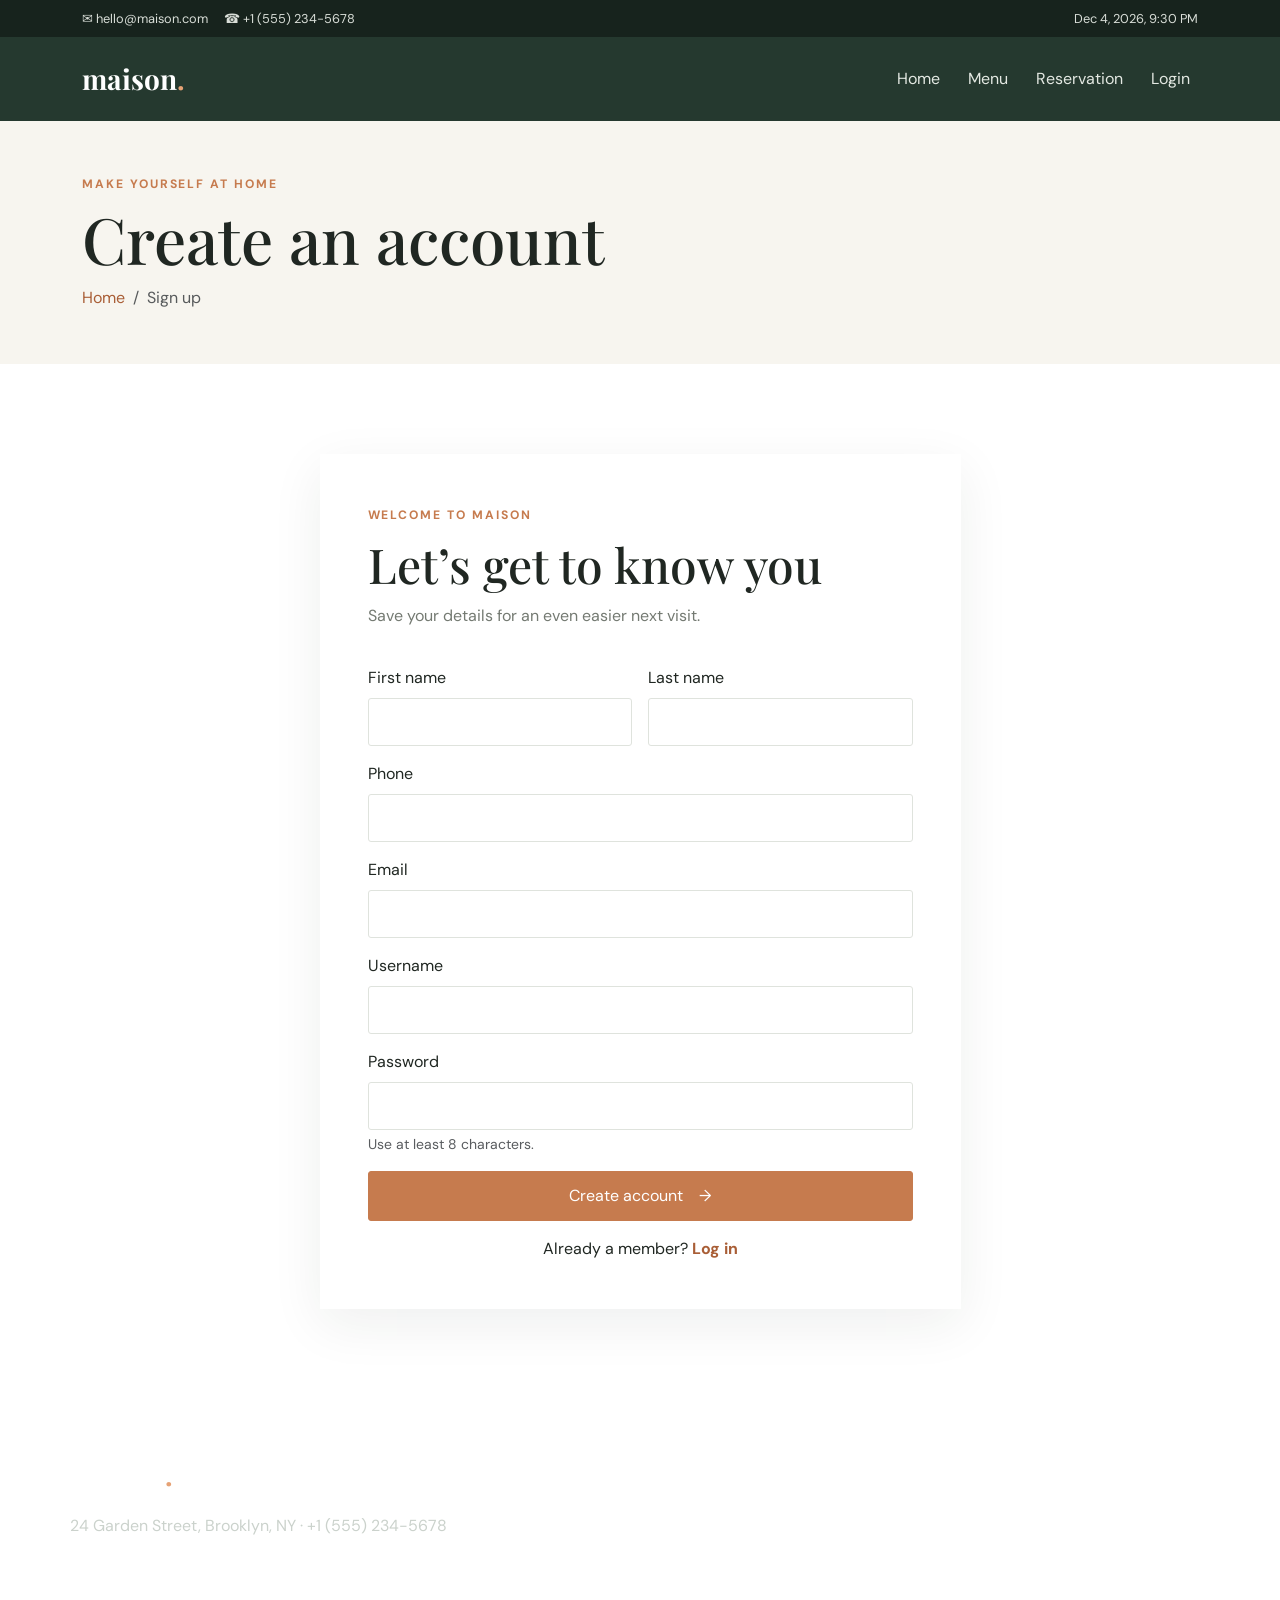
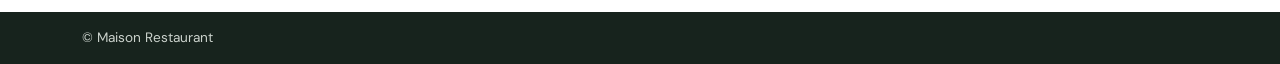
<file: signup.html>
<!doctype html>
<html lang="en"><head><meta charset="utf-8"><meta name="viewport" content="width=device-width, initial-scale=1"><title>Create account — Maison</title><link href="https://cdn.jsdelivr.net/npm/bootstrap@5.3.3/dist/css/bootstrap.min.css" rel="stylesheet"><link href="https://fonts.googleapis.com/css2?family=DM+Sans:wght@400;500;600;700&family=Playfair+Display:wght@600;700&display=swap" rel="stylesheet"><link href="assets/css/style.css" rel="stylesheet"></head>
<body><div class="topbar"><div class="container d-flex justify-content-between"><span>✉ hello@maison.com　 ☎ +1 (555) 234-5678</span><span id="current-time"></span></div></div><nav class="navbar navbar-expand-lg navbar-dark"><div class="container"><a class="navbar-brand" href="index.html">maison<span>.</span></a><button class="navbar-toggler" data-bs-toggle="collapse" data-bs-target="#mainNav" aria-label="Toggle navigation"><span class="navbar-toggler-icon"></span></button><div class="collapse navbar-collapse" id="mainNav"><ul class="navbar-nav ms-auto"><li class="nav-item"><a class="nav-link" href="index.html">Home</a></li><li class="nav-item"><a class="nav-link" href="menu.html">Menu</a></li><li class="nav-item"><a class="nav-link" href="reservation.html">Reservation</a></li><li class="nav-item"><a class="nav-link" href="login.html">Login</a></li></ul></div></div></nav>
<main><div class="page-banner"><div class="container"><div class="eyebrow">Make yourself at home</div><h1>Create an account</h1><nav aria-label="breadcrumb"><ol class="breadcrumb"><li class="breadcrumb-item"><a href="index.html">Home</a></li><li class="breadcrumb-item active">Sign up</li></ol></nav></div></div><section class="section-pad"><div class="container"><div class="row justify-content-center"><div class="col-lg-7"><div class="form-panel"><div class="section-heading"><span class="eyebrow">Welcome to Maison</span><h2>Let’s get to know you</h2><p>Save your details for an even easier next visit.</p></div><form><div class="row g-3"><div class="col-md-6"><label class="form-label" for="firstName">First name</label><input class="form-control" id="firstName" name="firstName" autocomplete="given-name" required></div><div class="col-md-6"><label class="form-label" for="lastName">Last name</label><input class="form-control" id="lastName" name="lastName" autocomplete="family-name" required></div><div class="col-12"><label class="form-label" for="phone">Phone</label><input class="form-control" id="phone" name="phone" type="tel" autocomplete="tel" required></div><div class="col-12"><label class="form-label" for="email">Email</label><input class="form-control" id="email" name="email" type="email" autocomplete="email" required></div><div class="col-12"><label class="form-label" for="username">Username</label><input class="form-control" id="username" name="username" autocomplete="username" required></div><div class="col-12"><label class="form-label" for="password">Password</label><input class="form-control" id="password" name="password" type="password" minlength="8" autocomplete="new-password" required><div class="form-text">Use at least 8 characters.</div></div><div class="col-12"><button class="btn btn-accent w-100" type="submit">Create account <span>→</span></button><p class="text-center mt-3 mb-0">Already a member? <a class="text-link" href="login.html">Log in</a></p></div></div></form></div></div></div></div></section></main>
<div class="modal fade" id="confirmationModal" tabindex="-1" aria-labelledby="confirmationTitle" aria-hidden="true"><div class="modal-dialog modal-dialog-centered"><div class="modal-content"><div class="modal-header"><h2 class="modal-title h5" id="confirmationTitle">All set!</h2><button type="button" class="btn-close" data-bs-dismiss="modal" aria-label="Close"></button></div><div class="modal-body" id="confirmationMessage">Your request has been received.</div><div class="modal-footer"><button type="button" class="btn btn-dark" data-bs-dismiss="modal">Close</button></div></div></div></div>
<footer><div class="container footer-main"><a class="navbar-brand" href="index.html">maison<span>.</span></a><p class="mt-3">24 Garden Street, Brooklyn, NY · +1 (555) 234-5678</p></div><div class="footer-bottom"><div class="container">© Maison Restaurant</div></div></footer><script src="https://cdn.jsdelivr.net/npm/bootstrap@5.3.3/dist/js/bootstrap.bundle.min.js"></script><script src="assets/js/app.js"></script></body></html>
</file>
<file: assets/css/style.css>
:root{--ink:#202722;--cream:#f7f5ef;--green:#25392f;--orange:#c67b4e;--muted:#747a72}*{box-sizing:border-box}body{font-family:"DM Sans",sans-serif;color:var(--ink)}h1,h2,h3,.navbar-brand{font-family:"Playfair Display",serif}h2{font-size:clamp(2rem,4vw,3rem)}a{color:inherit;text-decoration:none}.topbar{background:#17231d;color:#d9ded8;padding:9px 0;font-size:.8rem}.topbar a:hover,.footer-main a:hover{color:#e6a275}.navbar{background:var(--green);padding:16px 0}.navbar-brand{font-size:1.75rem;font-weight:700;color:white!important}.navbar-brand span{color:#e6a275}.nav-link{color:#e4e9e3!important;margin-left:12px}.nav-link:hover,.nav-link.active{color:#efae83!important}.btn{border-radius:3px}.btn-accent{background:var(--orange);color:white;border:1px solid var(--orange);padding:12px 20px}.btn-accent:hover{background:#a95e36;color:white;border-color:#a95e36}.btn-accent span{padding-left:12px}
.hero{height:min(690px,76vh);min-height:480px;background-size:cover;background-position:center;display:flex;align-items:center;color:white}.hero-copy{max-width:590px;padding:70px 0}.hero h1{font-size:clamp(3.2rem,7vw,6.2rem);line-height:1.04;margin:16px 0}.hero p{font-size:1.1rem;max-width:470px;color:#e5e5e0;margin-bottom:28px}.eyebrow{text-transform:uppercase;letter-spacing:.16em;color:var(--orange);font-size:.76rem;font-weight:700}.section-pad{padding:90px 0}.section-heading{margin-bottom:38px}.section-heading h2{margin:10px 0}.section-heading p,.card-text{color:var(--muted)}
.dish-card{border:0;border-radius:4px;box-shadow:0 10px 30px #18251c0c;overflow:hidden}.dish-card img{height:235px;object-fit:cover;transition:transform .35s}.dish-card:hover img{transform:scale(1.04)}.dish-card .card-body{padding:22px}.dish-card .card-title{font-size:1.3rem}.price{color:var(--orange);font-weight:700}.text-link{color:#a95e36;font-weight:700}
.recommend{background:var(--cream);padding:75px 0}.recommend-img{width:100%;height:420px;object-fit:cover}.recommend p{color:var(--muted);max-width:480px;line-height:1.8}.recommend h2{margin:12px 0 20px}.review-card{height:100%;padding:32px;background:var(--cream);border:0}.review-card p{font-family:"Playfair Display",serif;font-size:1.25rem;line-height:1.6}.review-card footer{font-weight:700}.stars{color:#d79542;letter-spacing:.12em}.newsletter{background:var(--green);color:white;padding:55px 0}.newsletter h2{margin:7px 0}.newsletter p{margin:0;color:#d5ddd6}.newsletter-form input{min-width:min(300px,50vw);padding:12px;border:0;border-radius:3px}.footer-main{padding:55px 0;color:#cbd2cc}.footer-main h3{color:white;font-family:"DM Sans",sans-serif;font-size:1rem;margin-bottom:15px}.footer-main p{line-height:1.8}.footer-main a:not(.navbar-brand){display:block;margin:8px 0}.footer-main .social-links a{display:inline-block!important;margin-right:15px!important}.footer-bottom{background:#17231d;color:#cbd2cc;padding:16px 0;font-size:.85rem}.page-banner{background:var(--cream);padding:54px 0}.page-banner h1{font-size:clamp(2.6rem,5vw,4rem);margin:8px 0}.breadcrumb{margin:0}.breadcrumb a{color:#a95e36}.accordion-item,.accordion-button{border-radius:0!important}.accordion-button:not(.collapsed){background:#f7f5ef;color:#a95e36;box-shadow:none}.accordion-body a{color:var(--muted)}.page-link{color:var(--green)}.page-item.active .page-link{background:var(--green);border-color:var(--green)}.zoom-frame{overflow:hidden;border-radius:4px}.zoom-frame img{width:100%;height:470px;object-fit:cover;transition:transform .5s}.zoom-frame:hover img{transform:scale(1.12)}.quantity-control{width:140px}.nutrition-table th{font-weight:600}.form-panel{background:white;padding:clamp(22px,5vw,48px);box-shadow:0 15px 50px #18251c12}.form-control,.form-select{border-radius:3px;padding:11px 12px;border-color:#dfe3dd}.form-control:focus,.form-select:focus{border-color:var(--orange);box-shadow:0 0 0 .2rem #c67b4e25}.modal-content{border-radius:4px}.modal-header{background:var(--cream)}
@media(max-width:767px){.topbar .container{gap:10px;font-size:.7rem}.topbar .container>div:last-child{display:none}.section-pad{padding:62px 0}.hero{min-height:470px}.hero-copy{padding:40px 18px}.recommend-img{height:300px}.newsletter-form{margin-top:22px}.newsletter-form input{min-width:0;width:100%}.zoom-frame img{height:340px}.footer-bottom .container{gap:8px;flex-wrap:wrap}}
</file>
